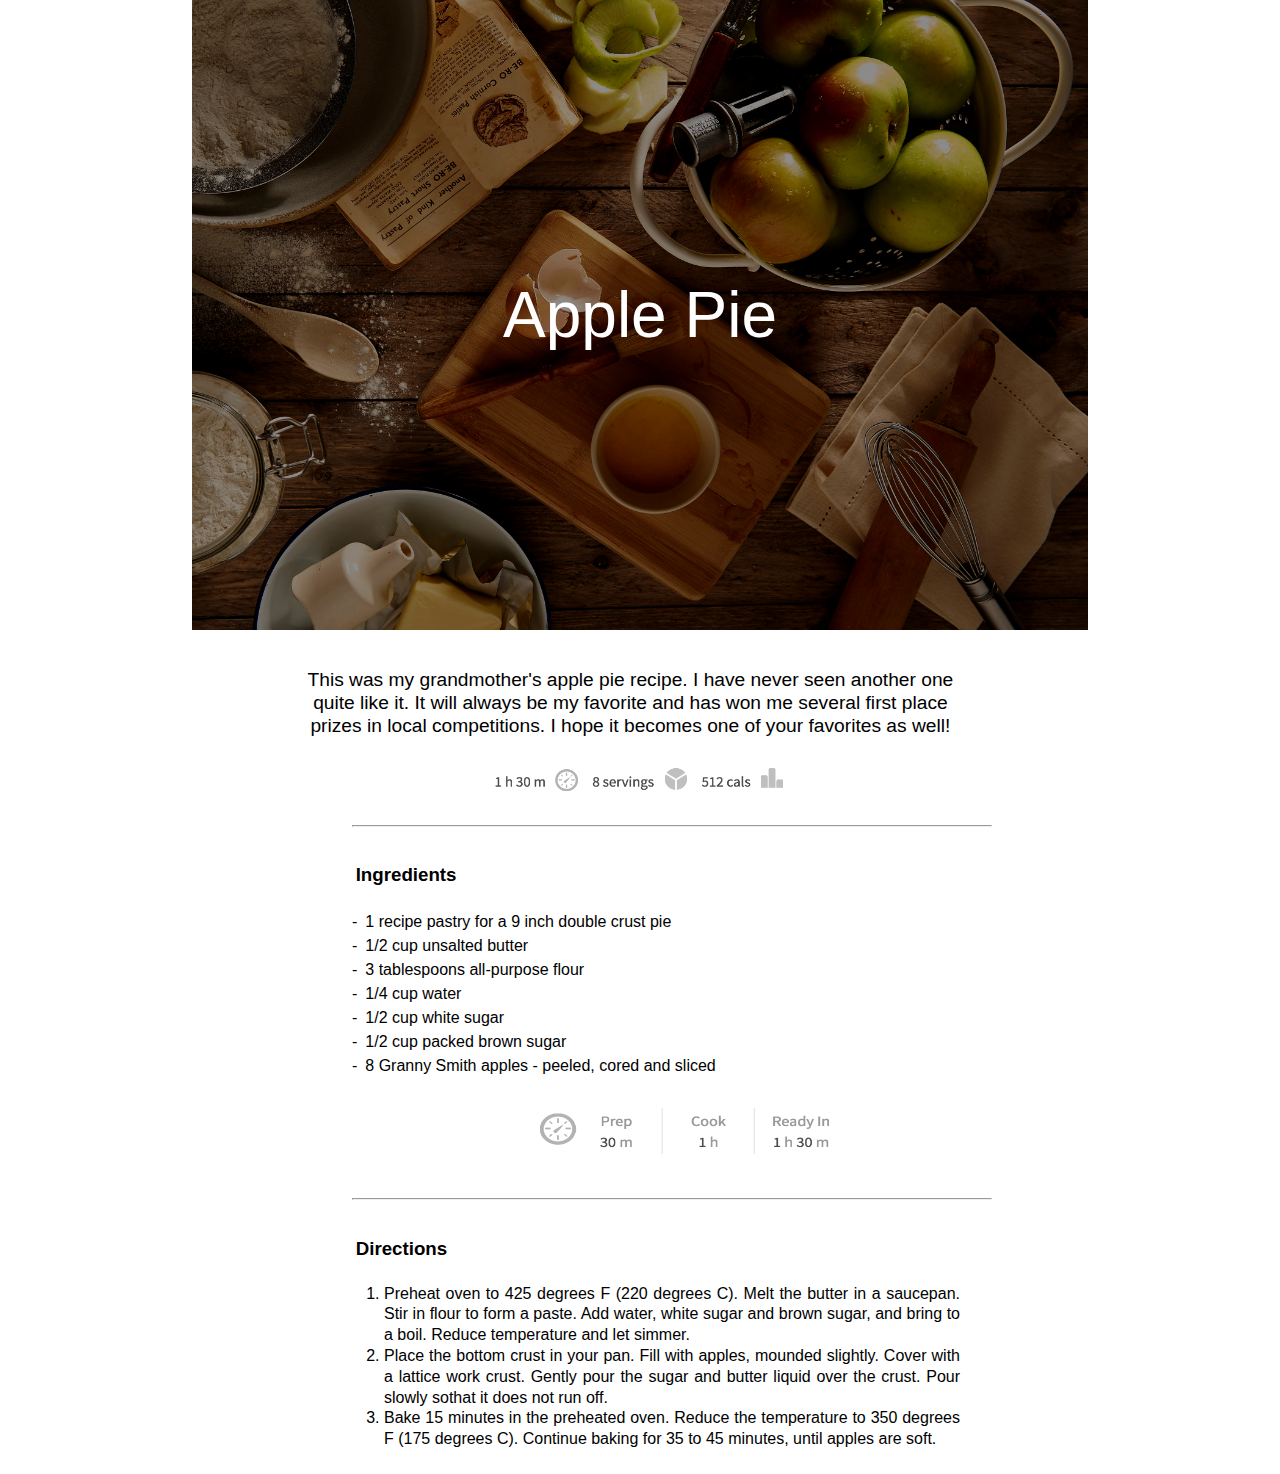
<file: apple-pie/index.html>
<!DOCTYPE html>
<html lang="en">
  <head>
    <meta charset="UTF-8" />
    <meta name="viewport" content="width=device-width, initial-scale=1.0" />
    <title>Apple Pie Recipe</title>
    <link rel="stylesheet" href="styles/style.css">
    <!-- don't forget to link your styles -->
  </head>
  <body>

    <header>
        <h1>Apple Pie</h1>
    </header>

    <!--presentation-->
    <div>
      <p id="content">
      This was my grandmother's apple pie recipe. I have never seen another one <br>quite like it. It will always
      be my favorite and has won me several first place <br> prizes in local competitions. I hope it becomes one of your
      favorites as well!
      </p>

      <div class="image-1">
        <img src="images/recipe-info.png" alt="recipe-info-image">
      </div>
    </div>

    <hr/ class="line">

    <!--ingredients-->
    <div>
      <h3>Ingredients</h3>
      <div class="ingredients">
        <ul>
          <li>1 recipe pastry for a 9 inch double crust pie</li>
          <li>1/2 cup unsalted butter</li>
          <li>3 tablespoons all-purpose flour</li>
          <li>1/4 cup water</li>
          <li>1/2 cup white sugar</li>
          <li>1/2 cup packed brown sugar</li>
          <li>8 Granny Smith apples - peeled, cored and sliced</li>
        </ul>
      </div>

      <div class="image-2">
        <img src="images/cooking-info.png" alt="cooking-info-image">
      </div>
    </div>

    <hr/ class="line">

    <!--Directions-->
    <div>
    <h3>Directions</h3>
    <div>
      <ol>
        <li>Preheat oven to 425 degrees F (220 degrees C). Melt the butter in a saucepan. Stir in flour to form a paste. Add water, white sugar and brown sugar, and bring to a boil. Reduce temperature and let simmer.</li>
        <li>Place the bottom crust in your pan. Fill with apples, mounded slightly. Cover with a lattice work crust. Gently pour the sugar and butter liquid over the crust. Pour slowly sothat it does not run off.</li>
        <li>Bake 15 minutes in the preheated oven. Reduce the temperature to 350 degrees F (175
          degrees C). Continue baking for 35 to 45 minutes, until apples are soft.</li>
      </ul>
    </div>
    
  </body>
</html>
</file>
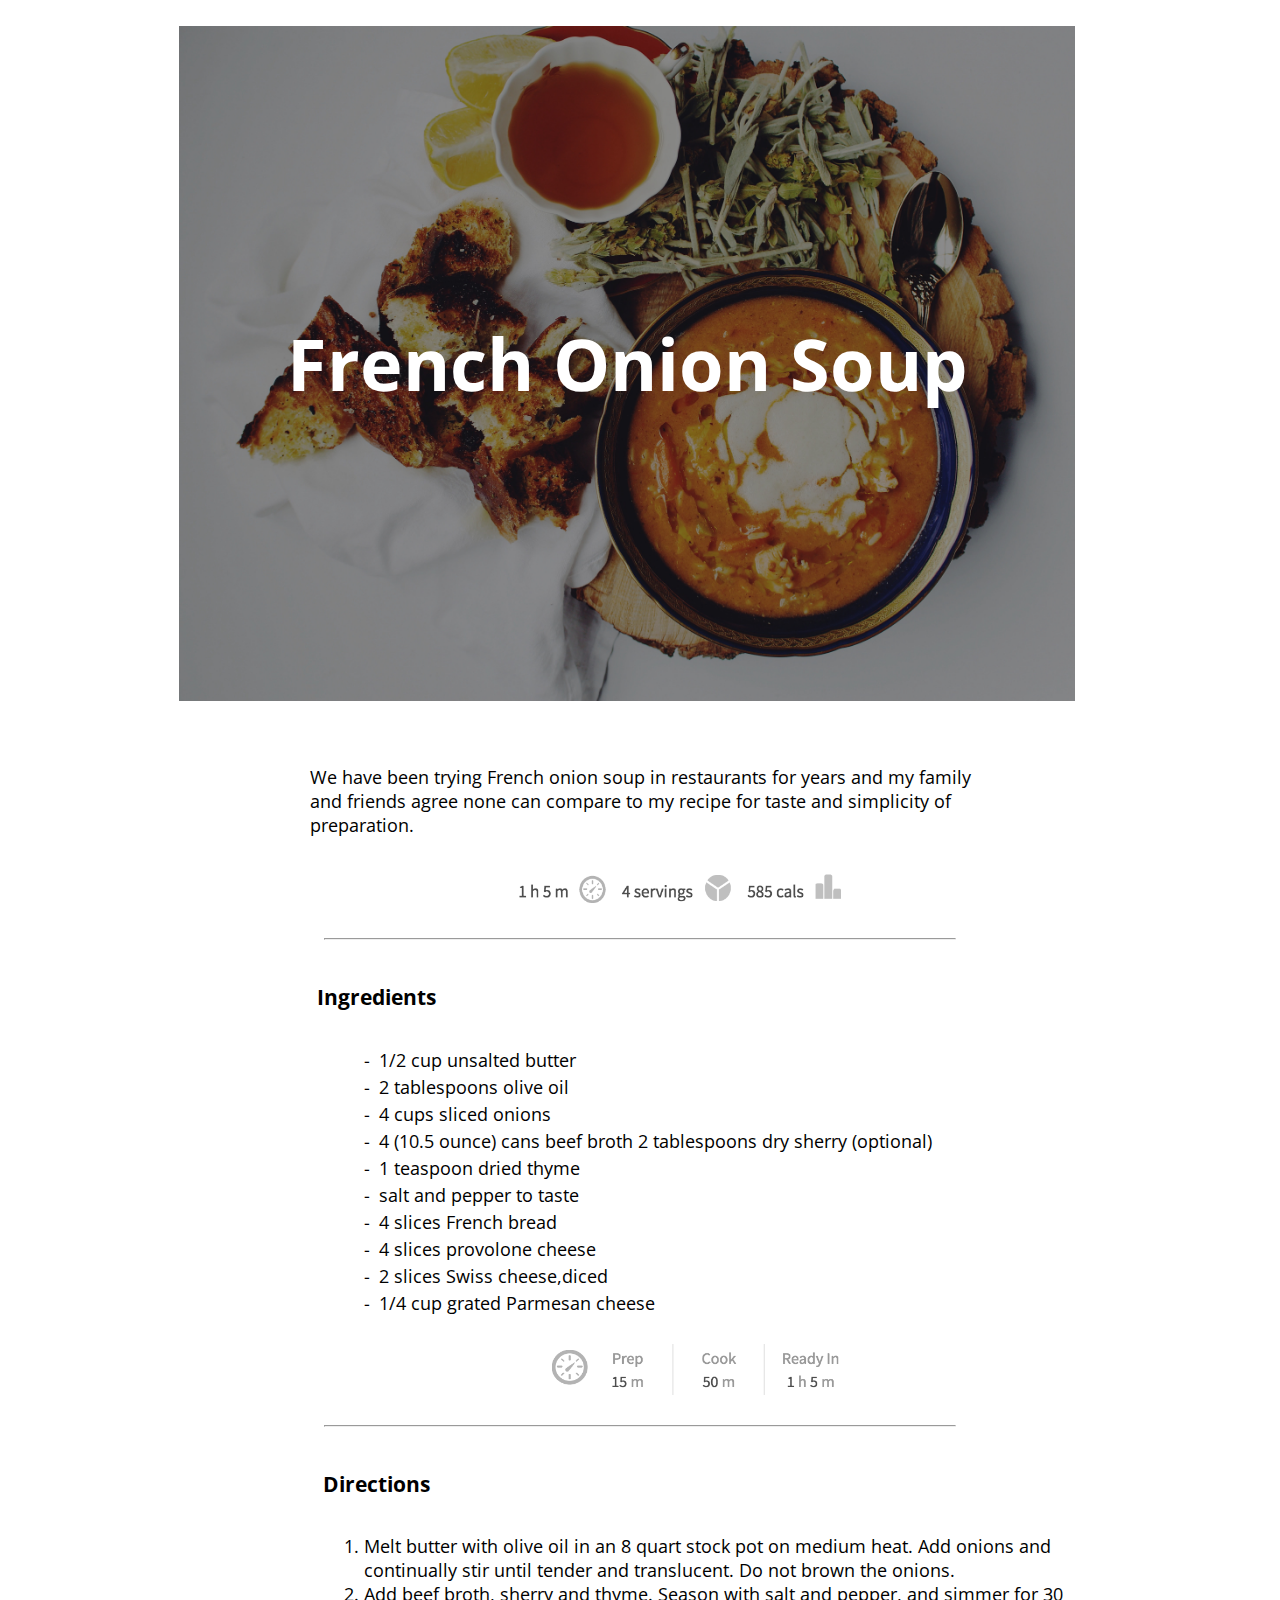
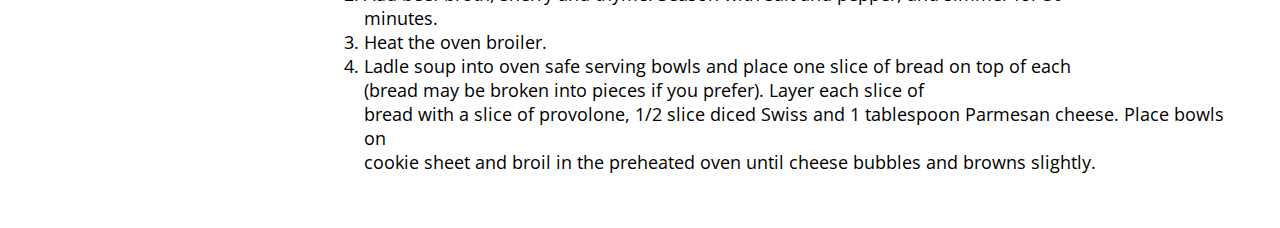
<file: french-soup/index.html>
<!DOCTYPE html>
<html lang="en">
  <head>
    <meta charset="UTF-8" />
    <meta name="viewport" content="width=device-width, initial-scale=1.0" />
    <title>French Onion Soup Recipe</title>
    <link rel="stylesheet" href="styles/style.css">
  </head>
  <body>

    <header>
      <h1>French Onion Soup</h1>
    </header>

    <div>
      <div class="introduction">
      We have been trying French onion soup in restaurants for years and my family <br>and friends agree
    none can compare to my recipe for taste and simplicity of<br> preparation.
      </div>
    <br>
      <div class="img-recipe-info">
        <img src="/french-soup/images/recipe-info.png" alt="recipe-info">
      </div>
    </div>
<hr/ class="line">
    <div>
      <h3>Ingredients</h3>
      <div class="ingredients">
        <ul>
          <li>1/2 cup unsalted butter</li>
          <li>2 tablespoons olive oil</li>
          <li>4 cups sliced onions</li>
          <li>4 (10.5 ounce) cans beef broth 2 tablespoons dry sherry (optional)</li>
          <li>1 teaspoon dried thyme</li>
          <li>salt and pepper to taste</li>
          <li>4 slices French bread</li>
          <li>4 slices provolone cheese</li>
          <li>2 slices Swiss cheese,diced</li>
          <li>1/4 cup grated Parmesan cheese</li>
        </ul>
      </div>
      <div class="img-cooking-info">
        <img src="/french-soup/images/cooking-info.png" alt="cooking-info">
      </div>
    </div>
<hr/ class="line">
    <div>
      <h3>Directions</h3>
      <ol>
        <li>Melt butter with olive oil in an 8 quart stock pot on medium heat. Add onions and<br>continually stir until tender and translucent. Do not brown the onions.</li>
        <li>Add beef broth, sherry and thyme. Season with salt and pepper, and simmer for 30<br>minutes.</li>
        <li>Heat the oven broiler.</li>
        <li>Ladle soup into oven safe serving bowls and place one slice of bread on top of each<br>(bread may be broken into pieces if you prefer). Layer each slice of<br> bread with a slice of provolone, 1/2 slice diced Swiss and 1 tablespoon Parmesan cheese. Place bowls on<br> cookie sheet and broil in the preheated oven until cheese bubbles and browns slightly.</li>
      </ol>
   
  </div>
     
  </body>
</html>
</file>
<file: apple-pie/styles/style.css>
html,
body{
    font-family: 'Lucida Sans', 'Lucida Sans Regular', 'Lucida Grande', 'Lucida Sans Unicode', Geneva, Verdana, sans-serif;
    text-align: center;
    
}
*{
    box-sizing: border-box;
    margin: 0;
    padding: 0;
}
header{
    background-image: url(/apple-pie/images/apple-pie.jpg);
    text-align: center;
    color: white;
    background-repeat: no-repeat;
    background-size:cover;
    background-position: center;
    height:70vh;
    width:70%;
    margin:0em 4em 2em 12em;
}

h1{
    font-weight:500;
    font-size: 4em;
    display: flex;
    justify-content: center;
    align-items: center;
    height: 100%;
}

#content{
    margin: 2em 10em 1em 9em;
    line-height: 1.2em;
    font-size: 1.2em;
}

.image-1 > img{
    width: 20em;
    height: 3em;   
}

.line{
    width:50%;
    margin: 1em auto 1em 22em;
}

ul{
    list-style: none;
    float: left;
    text-align: justify;
    margin: 1.5em auto 1.5em 22em;
    
}

.ingredients li::before{
    display: inline-block;
    content: '-';
    margin-right: 0.5rem;
    line-height: 1.5em;
}
h3{
    text-align: left;
    margin:2em auto 0em 19em;
}

ol{
    text-align: justify;
    margin: 1.5em 20em 1.5em 24em;
    line-height: 1.3em;
}

.image-2 >img{
    display: flex;
    justify-content: flex-start;
    align-items: center;
    margin: 13.5em 15em 2em 33em;
    width: 20em;
    height: 4em;
}
</file>
<file: french-soup/styles/style.css>
/*Some necessary adjustments*/
@import url('https://fonts.googleapis.com/css?family=Open+Sans');
h1, body, html, main {
  margin: 0;
}

html {
  font-family: 'Open Sans', sans-serif;
  font-size: 18px;
}
header{
  background-image:url(/french-soup/images/soup.jpg);
  background-position: bottom;
  background-repeat: no-repeat;
  background-size: cover;
  width: 70vw;
  height: 75vh;
  margin: 2% 10% 5% 14%;
  display: flex;
  justify-content: center;
  align-items: center;
  color: white;
  font-size: 2em;
}
.introduction{
  display: flex;
  justify-content: center;
}
.img-recipe-info>img{
  display: flex;
  justify-content: center;
  width: 20em;
  height: 3.3em;
  margin: auto auto 1em 28em;
}
.line{
  width:35em;
}
h3{
  display: flex;
  justify-content: center; 
  margin: 2em 28em 1em 3em;
}
.ingredients li::before{
  display: inline-block;
  content: '-';
  margin-right: 0.5rem;
  line-height: 1.5em; 
}
ul{
  list-style-type: none;
  margin: 2em 3em 1em 18em;
}
.img-cooking-info>img{
  display: flex;
  justify-content: center;
  width: 18em;
  height: 4em;
  margin: 1em 3em 1em 30em;
}
ol{
  margin: 2em 3em 3em 18em;
}
</file>
